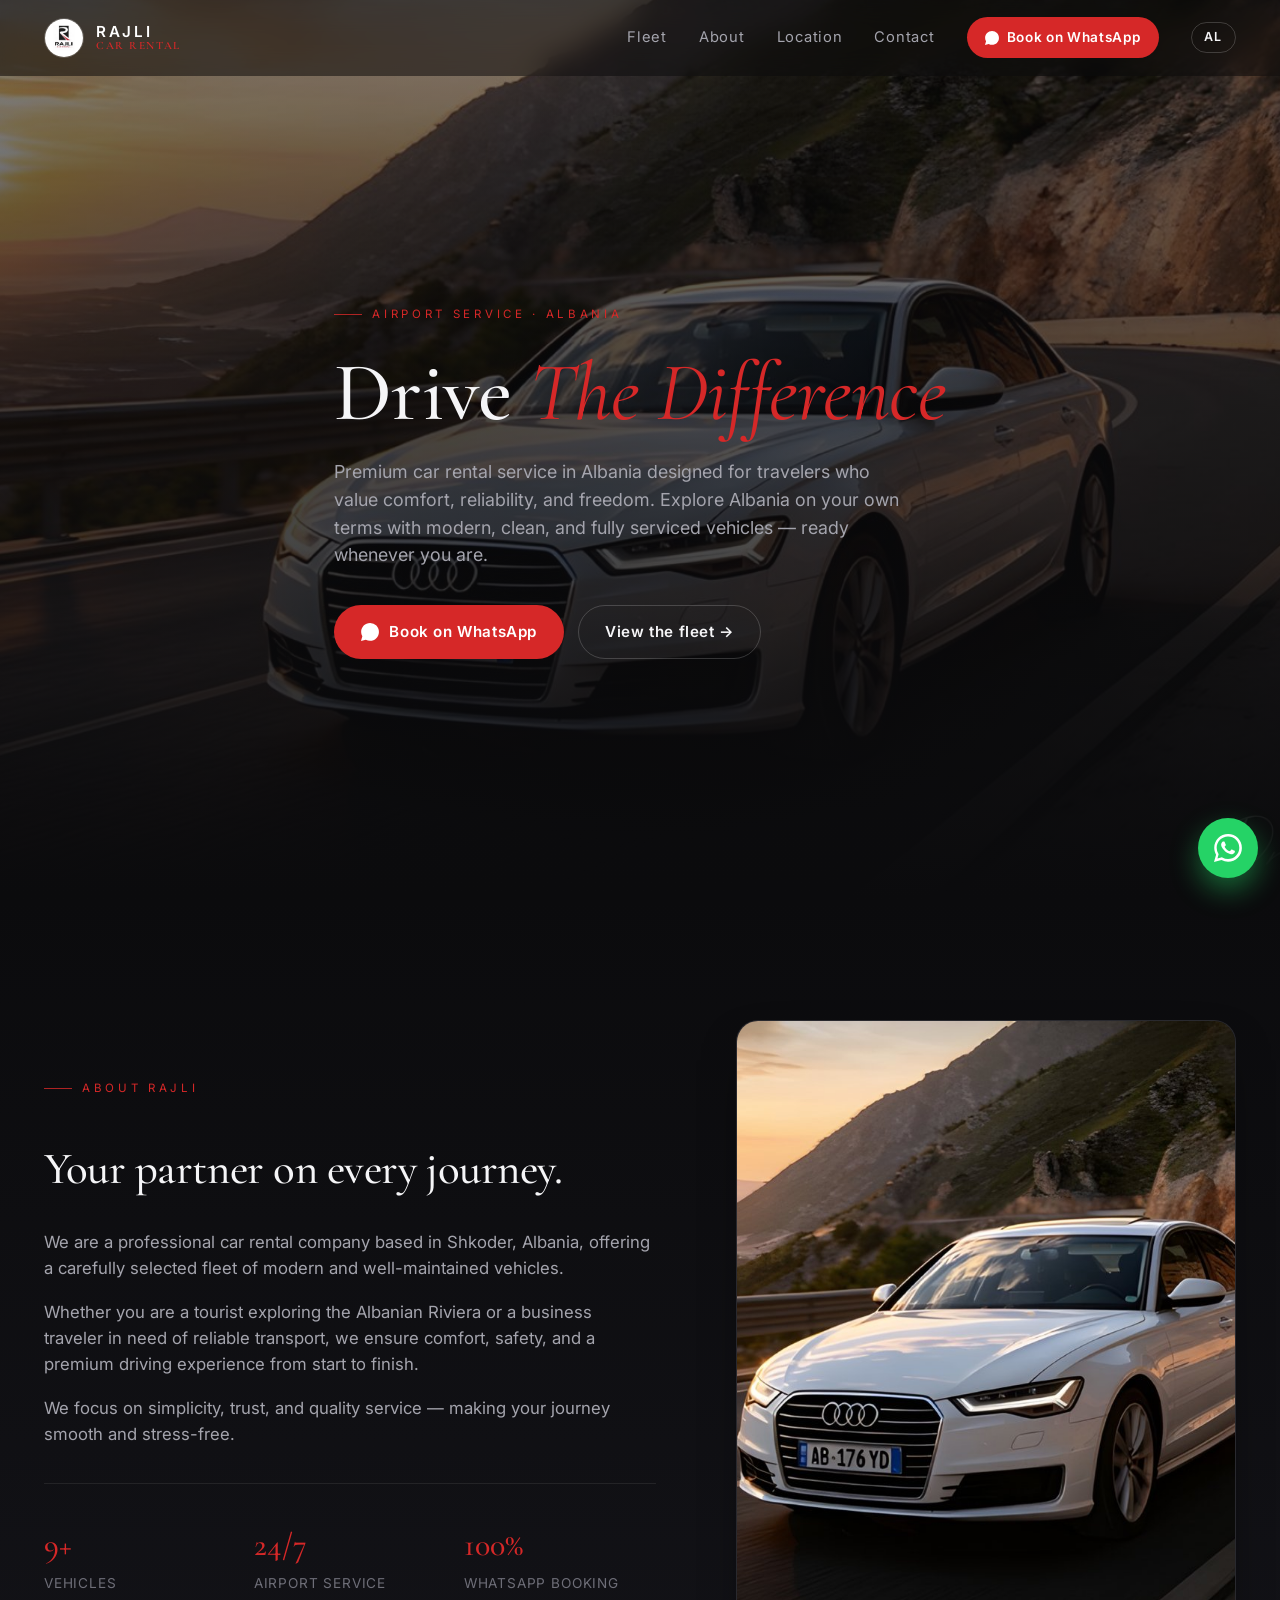
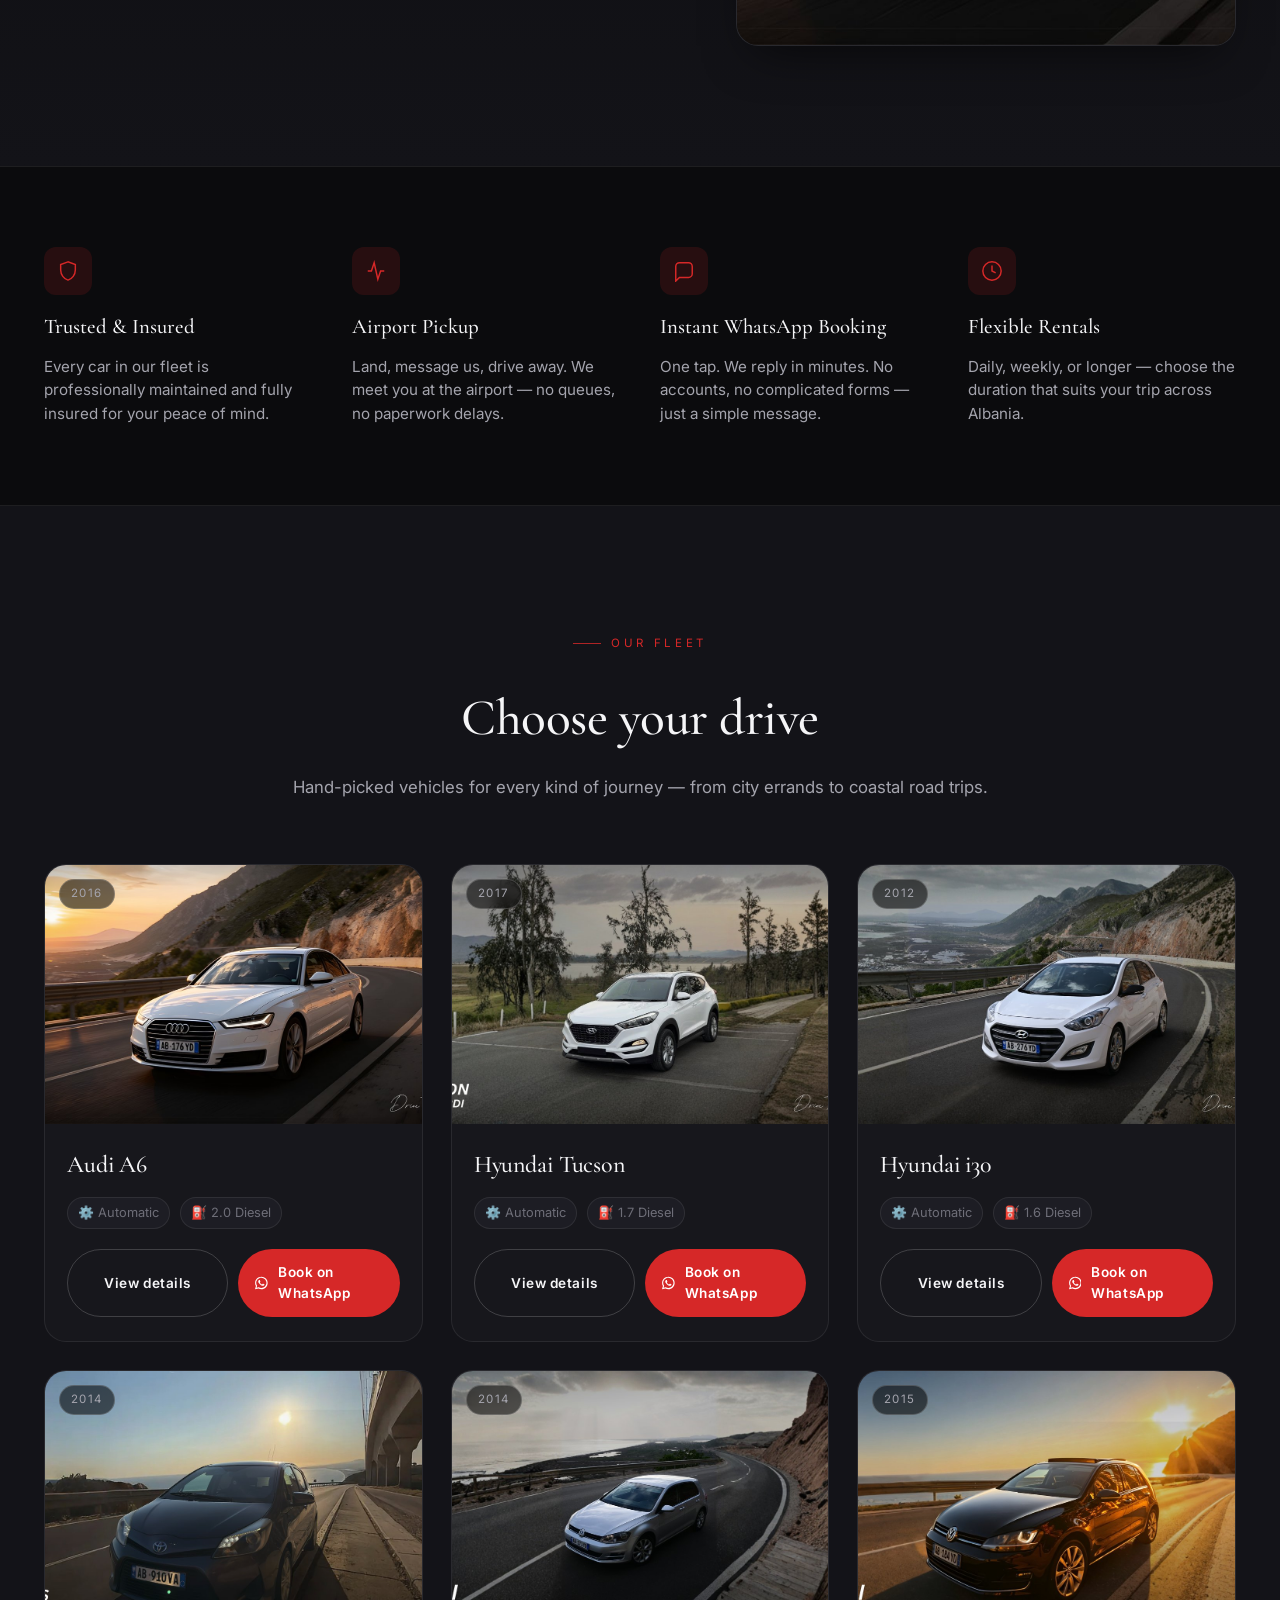
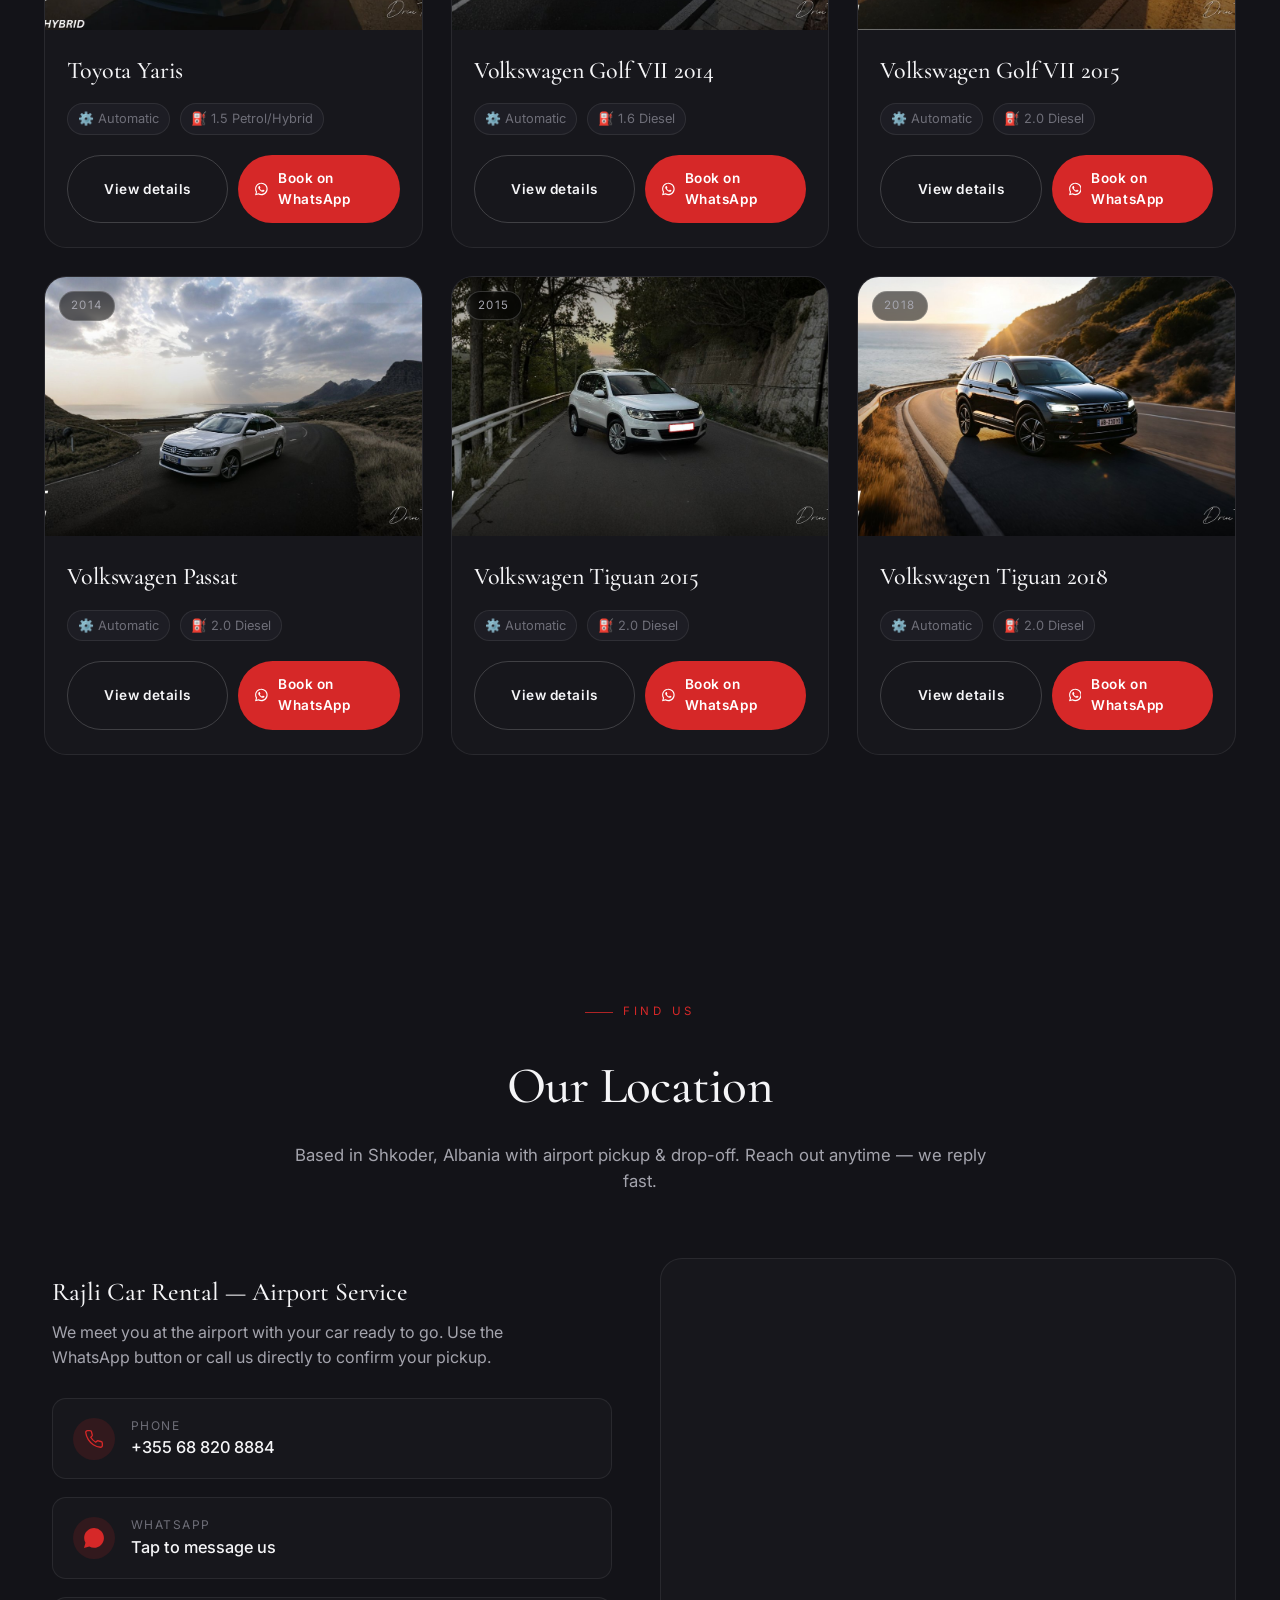
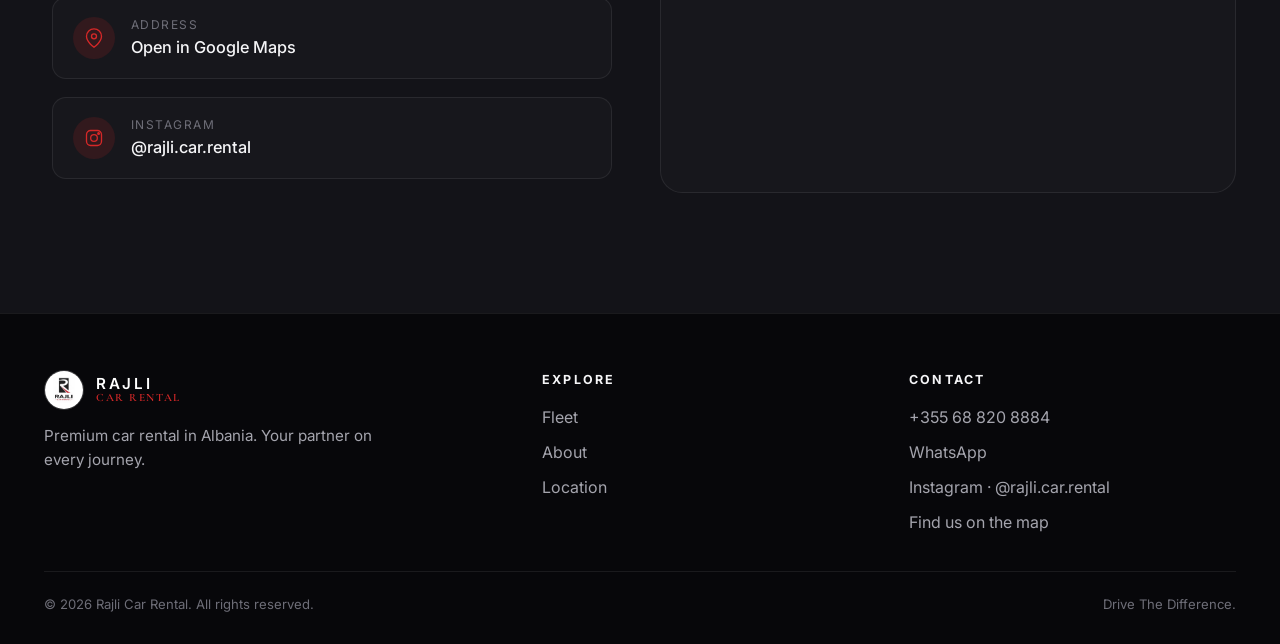
<file: RajliCarRental/index.html>
<!doctype html>
<html lang="en">
<head>
  <meta charset="utf-8" />
  <meta name="viewport" content="width=device-width, initial-scale=1" />
  <title data-i18n="page.title">Rajli Car Rental — Drive The Difference | Premium Car Rental in Albania</title>
  <meta name="description" content="Premium airport car rental in Albania. Modern, well-maintained vehicles. Book instantly on WhatsApp." />
  <meta name="theme-color" content="#0b0b0d" />

  <!-- Open Graph -->
  <meta property="og:title" content="Rajli Car Rental — Drive The Difference" />
  <meta property="og:description" content="Premium car rental service in Albania. Reliable. Modern. Always ready." />
  <meta property="og:image" content="assets/Background.jpg" />
  <meta property="og:type" content="website" />

  <link rel="icon" href="assets/LOGO.jpeg" />

  <link rel="preconnect" href="https://fonts.googleapis.com" />
  <link rel="preconnect" href="https://fonts.gstatic.com" crossorigin />
  <link href="https://fonts.googleapis.com/css2?family=Cormorant+Garamond:ital,wght@0,400;0,500;0,600;1,400&family=Inter:wght@300;400;500;600;700&display=swap" rel="stylesheet" />

  <link rel="stylesheet" href="styles.css" />
</head>
<body>

  <!-- NAV -->
  <header class="nav">
    <div class="container">
      <a href="#top" class="brand">
        <img src="assets/LOGO.jpeg" alt="Rajli Car Rental" />
        <span class="brand-name">
          <strong>Rajli</strong>
          <span data-i18n="brand.tagline">Car Rental</span>
        </span>
      </a>
      <nav class="nav-links" id="nav-links">
        <a href="#fleet" data-i18n="nav.fleet">Fleet</a>
        <a href="#about" data-i18n="nav.about">About</a>
        <a href="#location" data-i18n="nav.location">Location</a>
        <a href="#contact" data-i18n="nav.contact">Contact</a>
        <a class="nav-cta" data-wa="" href="#">
          <svg viewBox="0 0 24 24" width="14" height="14" fill="currentColor" aria-hidden="true"><path d="M20.52 3.48A11.84 11.84 0 0 0 12.05 0C5.5 0 .2 5.3.2 11.85c0 2.09.55 4.13 1.59 5.93L0 24l6.4-1.68a11.83 11.83 0 0 0 5.65 1.44h.01c6.55 0 11.85-5.3 11.85-11.86 0-3.16-1.23-6.13-3.39-8.42z"/></svg>
          <span data-i18n="cta.book">Book on WhatsApp</span>
        </a>
        <button class="lang-toggle" id="lang-toggle" aria-label="Switch language">AL</button>
      </nav>
      <button class="nav-toggle" aria-label="Open menu" aria-controls="nav-links">
        <svg width="20" height="20" viewBox="0 0 24 24" fill="none" stroke="currentColor" stroke-width="2"><line x1="3" y1="6" x2="21" y2="6"/><line x1="3" y1="12" x2="21" y2="12"/><line x1="3" y1="18" x2="21" y2="18"/></svg>
      </button>
    </div>
  </header>

  <!-- HERO -->
  <section id="top" class="hero">
    <div class="hero-bg" style="background-image: url('assets/Background.jpg')"></div>
    <div class="container hero-inner">
      <span class="eyebrow" data-i18n="hero.eyebrow">Airport Service · Albania</span>
      <h1><span data-i18n="hero.title.lead">Drive</span> <em data-i18n="hero.title.em">The Difference</em></h1>
      <p data-i18n="hero.lede">Premium car rental service in Albania designed for travelers who value comfort, reliability, and freedom. Explore Albania on your own terms with modern, clean, and fully serviced vehicles — ready whenever you are.</p>
      <div class="hero-actions">
        <a class="btn btn-whatsapp" data-wa="" href="#">
          <svg viewBox="0 0 24 24" width="18" height="18" fill="currentColor" aria-hidden="true"><path d="M20.52 3.48A11.84 11.84 0 0 0 12.05 0C5.5 0 .2 5.3.2 11.85c0 2.09.55 4.13 1.59 5.93L0 24l6.4-1.68a11.83 11.83 0 0 0 5.65 1.44h.01c6.55 0 11.85-5.3 11.85-11.86 0-3.16-1.23-6.13-3.39-8.42z"/></svg>
          <span data-i18n="cta.book">Book on WhatsApp</span>
        </a>
        <a class="btn btn-ghost" href="#fleet" data-i18n="hero.cta.fleet">View the fleet →</a>
      </div>
    </div>
  </section>

  <!-- ABOUT -->
  <section id="about" class="about">
    <div class="container about-grid">
      <div class="about-copy reveal">
        <span class="eyebrow" data-i18n="about.eyebrow">About Rajli</span>
        <h2 data-i18n="about.heading">Your partner on every journey.</h2>
        <p data-i18n="about.p1">We are a professional car rental company based in Shkoder,
          Albania, offering a carefully selected fleet of modern and well-maintained vehicles.</p>
        <p data-i18n="about.p2">Whether you are a tourist exploring the Albanian Riviera or a business traveler in need of reliable transport, we ensure comfort, safety, and a premium driving experience from start to finish.</p>
        <p data-i18n="about.p3">We focus on simplicity, trust, and quality service — making your journey smooth and stress-free.</p>
        <div class="about-stats">
          <div class="stat"><strong>9+</strong><span data-i18n="about.stat.vehicles">Vehicles</span></div>
          <div class="stat"><strong>24/7</strong><span data-i18n="about.stat.airport">Airport service</span></div>
          <div class="stat"><strong>100%</strong><span data-i18n="about.stat.whatsapp">WhatsApp booking</span></div>
        </div>
      </div>
      <div class="about-image reveal">
        <img src="assets/Background.jpg" alt="Rajli Car Rental fleet" loading="lazy" />
      </div>
    </div>
  </section>

  <!-- FEATURES -->
  <section class="features">
    <div class="container features-grid">
      <div class="feature reveal">
        <div class="feature-icon">
          <svg width="22" height="22" viewBox="0 0 24 24" fill="none" stroke="currentColor" stroke-width="1.6"><path d="M12 2 4 5v6c0 5 3.5 9.7 8 11 4.5-1.3 8-6 8-11V5l-8-3z"/></svg>
        </div>
        <h3 data-i18n="feat.trust.title">Trusted &amp; Insured</h3>
        <p data-i18n="feat.trust.desc">Every car in our fleet is professionally maintained and fully insured for your peace of mind.</p>
      </div>
      <div class="feature reveal">
        <div class="feature-icon">
          <svg width="22" height="22" viewBox="0 0 24 24" fill="none" stroke="currentColor" stroke-width="1.6"><path d="M3 12h4l3-9 4 18 3-9h4"/></svg>
        </div>
        <h3 data-i18n="feat.airport.title">Airport Pickup</h3>
        <p data-i18n="feat.airport.desc">Land, message us, drive away. We meet you at the airport — no queues, no paperwork delays.</p>
      </div>
      <div class="feature reveal">
        <div class="feature-icon">
          <svg width="22" height="22" viewBox="0 0 24 24" fill="none" stroke="currentColor" stroke-width="1.6"><path d="M21 15a4 4 0 0 1-4 4H7l-4 4V7a4 4 0 0 1 4-4h10a4 4 0 0 1 4 4z"/></svg>
        </div>
        <h3 data-i18n="feat.wa.title">Instant WhatsApp Booking</h3>
        <p data-i18n="feat.wa.desc">One tap. We reply in minutes. No accounts, no complicated forms — just a simple message.</p>
      </div>
      <div class="feature reveal">
        <div class="feature-icon">
          <svg width="22" height="22" viewBox="0 0 24 24" fill="none" stroke="currentColor" stroke-width="1.6"><circle cx="12" cy="12" r="10"/><path d="M12 6v6l4 2"/></svg>
        </div>
        <h3 data-i18n="feat.flex.title">Flexible Rentals</h3>
        <p data-i18n="feat.flex.desc">Daily, weekly, or longer — choose the duration that suits your trip across Albania.</p>
      </div>
    </div>
  </section>

  <!-- FLEET -->
  <section id="fleet" class="fleet">
    <div class="container">
      <div class="section-head reveal">
        <span class="eyebrow" data-i18n="fleet.eyebrow">Our Fleet</span>
        <h2 data-i18n="fleet.heading">Choose your drive</h2>
        <p data-i18n="fleet.lede">Hand-picked vehicles for every kind of journey — from city errands to coastal road trips.</p>
      </div>
      <div id="fleet-grid" class="fleet-grid">
        <!-- cars rendered by app.js -->
      </div>
    </div>
  </section>

  <!-- LOCATION -->
  <section id="location" class="location">
    <div class="container">
      <div class="section-head reveal">
        <span class="eyebrow" data-i18n="loc.eyebrow">Find Us</span>
        <h2 data-i18n="loc.heading">Our Location</h2>
        <p data-i18n="loc.lede">Based in Shkoder, Albania with airport pickup &amp; drop-off. Reach out anytime — we reply fast.</p>
      </div>
      <div class="location-grid">
        <div class="location-info reveal" id="contact">
          <h3 data-i18n="loc.card.title">Rajli Car Rental — Airport Service</h3>
          <p data-i18n="loc.card.desc">We meet you at the airport with your car ready to go. Use the WhatsApp button or call us directly to confirm your pickup.</p>

          <div class="contact-rows">
            <a class="contact-row" href="tel:+355688208884">
              <span class="ico">
                <svg width="20" height="20" viewBox="0 0 24 24" fill="none" stroke="currentColor" stroke-width="1.6"><path d="M22 16.92v3a2 2 0 0 1-2.18 2 19.79 19.79 0 0 1-8.63-3.07 19.5 19.5 0 0 1-6-6A19.79 19.79 0 0 1 2.12 4.18 2 2 0 0 1 4.11 2h3a2 2 0 0 1 2 1.72c.13 1 .37 1.96.72 2.86a2 2 0 0 1-.45 2.11L8.09 9.91a16 16 0 0 0 6 6l1.22-1.22a2 2 0 0 1 2.11-.45c.9.35 1.86.59 2.86.72a2 2 0 0 1 1.72 2z"/></svg>
              </span>
              <div class="info">
                <span data-i18n="loc.row.phone">Phone</span>
                <strong>+355 68 820 8884</strong>
              </div>
            </a>

            <a class="contact-row" data-wa="" href="#">
              <span class="ico">
                <svg width="20" height="20" viewBox="0 0 24 24" fill="currentColor"><path d="M20.52 3.48A11.84 11.84 0 0 0 12.05 0C5.5 0 .2 5.3.2 11.85c0 2.09.55 4.13 1.59 5.93L0 24l6.4-1.68a11.83 11.83 0 0 0 5.65 1.44h.01c6.55 0 11.85-5.3 11.85-11.86 0-3.16-1.23-6.13-3.39-8.42z"/></svg>
              </span>
              <div class="info">
                <span>WhatsApp</span>
                <strong data-i18n="loc.row.wa">Tap to message us</strong>
              </div>
            </a>

            <a class="contact-row" href="https://maps.app.goo.gl/DX4VkZ2HierXfYsN9" rel="noopener">
              <span class="ico">
                <svg width="20" height="20" viewBox="0 0 24 24" fill="none" stroke="currentColor" stroke-width="1.6"><path d="M21 10c0 7-9 13-9 13S3 17 3 10a9 9 0 0 1 18 0z"/><circle cx="12" cy="10" r="3"/></svg>
              </span>
              <div class="info">
                <span data-i18n="loc.row.address">Address</span>
                <strong data-i18n="loc.row.openmaps">Open in Google Maps</strong>
              </div>
            </a>

            <a class="contact-row" href="https://www.instagram.com/rajli.car.rental/" target="_blank" rel="noopener">
              <span class="ico">
                <svg width="20" height="20" viewBox="0 0 24 24" fill="none" stroke="currentColor" stroke-width="1.6"><rect x="3" y="3" width="18" height="18" rx="5"/><circle cx="12" cy="12" r="4"/><circle cx="17.5" cy="6.5" r="1" fill="currentColor"/></svg>
              </span>
              <div class="info">
                <span>Instagram</span>
                <strong>@rajli.car.rental</strong>
              </div>
            </a>
          </div>
        </div>

        <div class="map-wrap reveal">
          <iframe
            src="https://www.google.com/maps?q=Car+Rental+Rajli+Shkoder&ll=42.0652176,19.5188105&z=16&output=embed"
            loading="lazy"
            referrerpolicy="no-referrer-when-downgrade"
            allowfullscreen
            title="Rajli Car Rental — Pallati Fushajve, Sarreq"></iframe>
        </div>
      </div>
    </div>
  </section>

  <!-- FOOTER -->
  <footer>
    <div class="container">
      <div class="footer-grid">
        <div class="footer-brand">
          <div class="brand">
            <img src="assets/LOGO.jpeg" alt="Rajli Car Rental" />
            <span class="brand-name">
              <strong>Rajli</strong>
              <span data-i18n="brand.tagline">Car Rental</span>
            </span>
          </div>
          <p data-i18n="footer.brandline">Premium car rental in Albania. Your partner on every journey.</p>
        </div>
        <div class="footer-col">
          <h4 data-i18n="footer.explore">Explore</h4>
          <ul>
            <li><a href="#fleet" data-i18n="nav.fleet">Fleet</a></li>
            <li><a href="#about" data-i18n="nav.about">About</a></li>
            <li><a href="#location" data-i18n="nav.location">Location</a></li>
          </ul>
        </div>
        <div class="footer-col">
          <h4 data-i18n="footer.contact">Contact</h4>
          <ul>
            <li><a href="tel:+355688208884">+355 68 820 8884</a></li>
            <li><a data-wa="" href="#">WhatsApp</a></li>
            <li><a href="https://www.instagram.com/rajli.car.rental/" target="_blank" rel="noopener">Instagram · @rajli.car.rental</a></li>
            <li><a href="https://maps.app.goo.gl/VnFe59Wh5YRGmi3p8" target="_blank" rel="noopener" data-i18n="footer.findmap">Find us on the map</a></li>
          </ul>
        </div>
      </div>
      <div class="footer-bottom">
        <span>© <span id="year"></span> Rajli Car Rental. <span data-i18n="footer.rights">All rights reserved.</span></span>
        <span data-i18n="footer.slogan">Drive The Difference.</span>
      </div>
    </div>
  </footer>

  <!-- Sticky WhatsApp FAB -->
  <a id="whatsapp-fab" class="fab" href="#" aria-label="Chat on WhatsApp">
    <svg viewBox="0 0 24 24" fill="currentColor" aria-hidden="true"><path d="M20.52 3.48A11.84 11.84 0 0 0 12.05 0C5.5 0 .2 5.3.2 11.85c0 2.09.55 4.13 1.59 5.93L0 24l6.4-1.68a11.83 11.83 0 0 0 5.65 1.44h.01c6.55 0 11.85-5.3 11.85-11.86 0-3.16-1.23-6.13-3.39-8.42zM12.05 21.5h-.01a9.65 9.65 0 0 1-4.92-1.35l-.35-.21-3.79.99 1.01-3.7-.23-.38a9.65 9.65 0 0 1-1.48-5.1c0-5.34 4.35-9.69 9.7-9.69a9.66 9.66 0 0 1 6.86 2.84 9.62 9.62 0 0 1 2.84 6.86c0 5.35-4.35 9.7-9.69 9.7zm5.32-7.27c-.29-.15-1.72-.85-1.99-.95-.27-.1-.46-.15-.66.15-.2.29-.76.95-.93 1.14-.17.2-.34.22-.63.07-.29-.15-1.22-.45-2.32-1.43-.86-.77-1.44-1.72-1.61-2.01-.17-.29-.02-.45.13-.6.13-.13.29-.34.43-.51.15-.17.2-.29.29-.49.1-.2.05-.37-.02-.51-.07-.15-.66-1.6-.91-2.18-.24-.57-.49-.5-.66-.51-.17-.01-.37-.01-.57-.01-.2 0-.51.07-.78.37-.27.29-1.02 1-1.02 2.43 0 1.43 1.04 2.81 1.18 3.01.15.2 2.05 3.13 4.97 4.39.69.3 1.23.48 1.65.62.69.22 1.32.19 1.82.12.55-.08 1.72-.7 1.96-1.38.24-.68.24-1.27.17-1.39-.07-.12-.27-.2-.56-.34z"/></svg>
  </a>

  <script>document.getElementById("year").textContent = new Date().getFullYear();</script>
  <script src="cars-data.js"></script>
  <script src="app.js"></script>
</body>
</html>
</file>
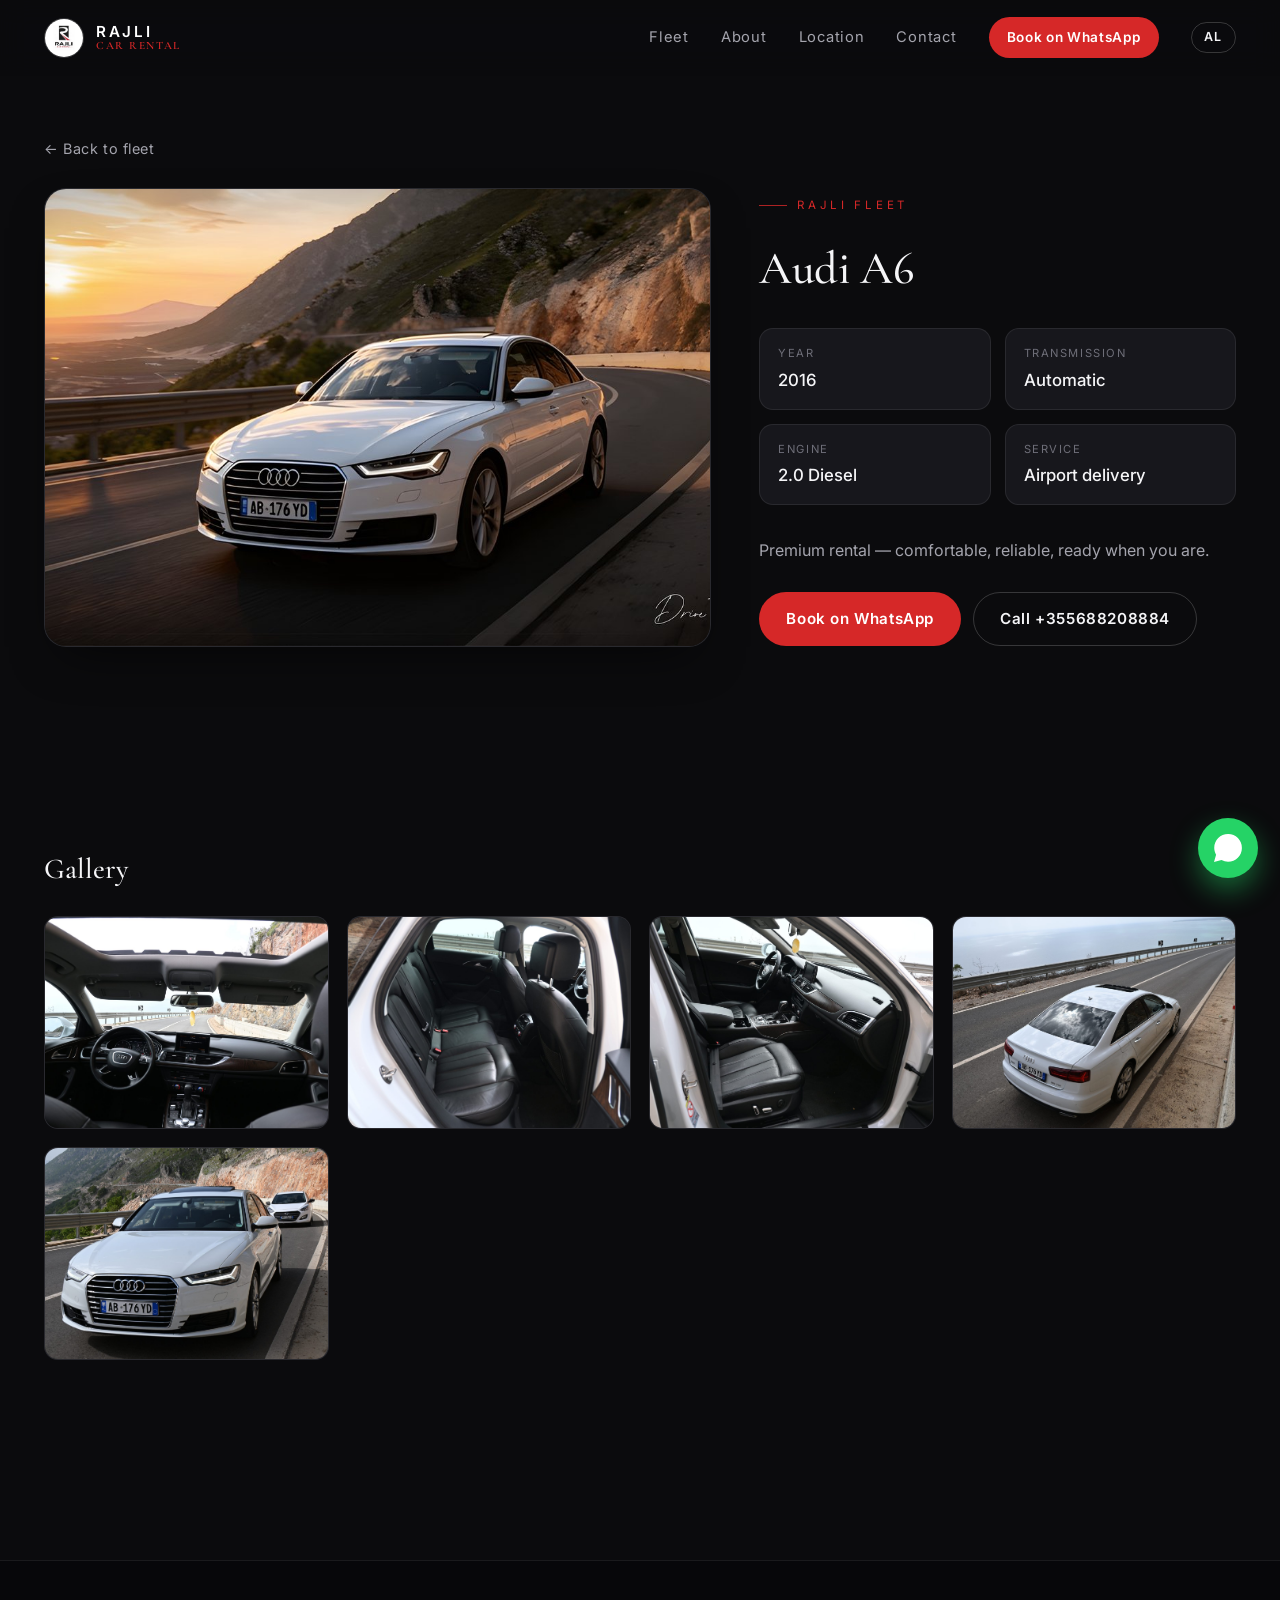
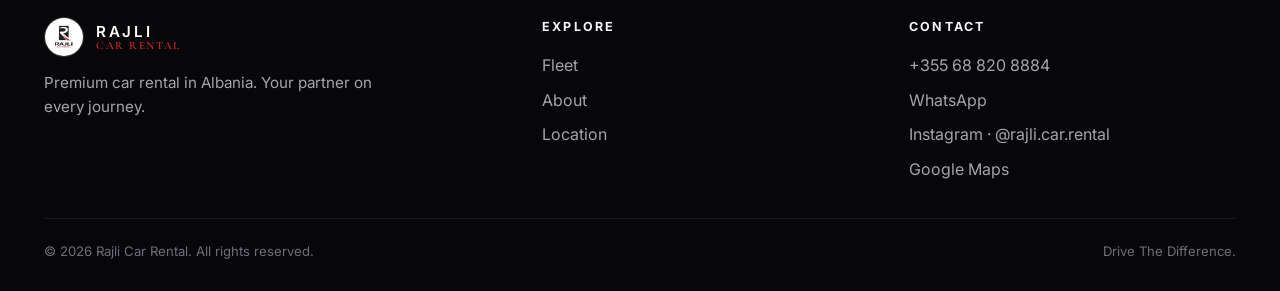
<file: RajliCarRental/car.html>
<!doctype html>
<html lang="en">
<head>
  <meta charset="utf-8" />
  <meta name="viewport" content="width=device-width, initial-scale=1" />
  <title>Car — Rajli Car Rental</title>
  <meta name="description" content="Premium airport car rental in Albania. Book on WhatsApp." />
  <meta name="theme-color" content="#0b0b0d" />
  <link rel="icon" href="assets/LOGO.jpeg" />

  <link rel="preconnect" href="https://fonts.googleapis.com" />
  <link rel="preconnect" href="https://fonts.gstatic.com" crossorigin />
  <link href="https://fonts.googleapis.com/css2?family=Cormorant+Garamond:ital,wght@0,400;0,500;0,600;1,400&family=Inter:wght@300;400;500;600;700&display=swap" rel="stylesheet" />

  <link rel="stylesheet" href="styles.css" />
</head>
<body>

  <header class="nav scrolled">
    <div class="container">
      <a href="index.html" class="brand">
        <img src="assets/LOGO.jpeg" alt="Rajli Car Rental" />
        <span class="brand-name">
          <strong>Rajli</strong>
          <span data-i18n="brand.tagline">Car Rental</span>
        </span>
      </a>
      <nav class="nav-links" id="nav-links">
        <a href="index.html#fleet" data-i18n="nav.fleet">Fleet</a>
        <a href="index.html#about" data-i18n="nav.about">About</a>
        <a href="index.html#location" data-i18n="nav.location">Location</a>
        <a href="index.html#contact" data-i18n="nav.contact">Contact</a>
        <a class="nav-cta" data-wa="" href="#"><span data-i18n="cta.book">Book on WhatsApp</span></a>
        <button class="lang-toggle" id="lang-toggle" aria-label="Switch language">AL</button>
      </nav>
      <button class="nav-toggle" aria-label="Open menu" aria-controls="nav-links">
        <svg width="20" height="20" viewBox="0 0 24 24" fill="none" stroke="currentColor" stroke-width="2"><line x1="3" y1="6" x2="21" y2="6"/><line x1="3" y1="12" x2="21" y2="12"/><line x1="3" y1="18" x2="21" y2="18"/></svg>
      </button>
    </div>
  </header>

  <main id="detail-root"></main>

  <footer>
    <div class="container">
      <div class="footer-grid">
        <div class="footer-brand">
          <div class="brand">
            <img src="assets/LOGO.jpeg" alt="Rajli Car Rental" />
            <span class="brand-name">
              <strong>Rajli</strong>
              <span data-i18n="brand.tagline">Car Rental</span>
            </span>
          </div>
          <p data-i18n="footer.brandline">Premium car rental in Albania. Partneri yt në çdo udhëtim.</p>
        </div>
        <div class="footer-col">
          <h4 data-i18n="footer.explore">Explore</h4>
          <ul>
            <li><a href="index.html#fleet" data-i18n="nav.fleet">Fleet</a></li>
            <li><a href="index.html#about" data-i18n="nav.about">About</a></li>
            <li><a href="index.html#location" data-i18n="nav.location">Location</a></li>
          </ul>
        </div>
        <div class="footer-col">
          <h4 data-i18n="footer.contact">Contact</h4>
          <ul>
            <li><a href="tel:+355688208884">+355 68 820 8884</a></li>
            <li><a data-wa="" href="#">WhatsApp</a></li>
            <li><a href="https://www.instagram.com/rajli.car.rental/" target="_blank" rel="noopener">Instagram · @rajli.car.rental</a></li>
            <li><a href="https://maps.app.goo.gl/r2Y7C3x4xw66FdpaA" target="_blank" rel="noopener" data-i18n="footer.findmap.short">Google Maps</a></li>
          </ul>
        </div>
      </div>
      <div class="footer-bottom">
        <span>© <span id="year"></span> Rajli Car Rental. <span data-i18n="footer.rights">All rights reserved.</span></span>
        <span data-i18n="footer.slogan">Drive The Difference.</span>
      </div>
    </div>
  </footer>

  <a id="whatsapp-fab" class="fab" href="#" aria-label="Chat on WhatsApp">
    <svg viewBox="0 0 24 24" fill="currentColor" aria-hidden="true"><path d="M20.52 3.48A11.84 11.84 0 0 0 12.05 0C5.5 0 .2 5.3.2 11.85c0 2.09.55 4.13 1.59 5.93L0 24l6.4-1.68a11.83 11.83 0 0 0 5.65 1.44h.01c6.55 0 11.85-5.3 11.85-11.86 0-3.16-1.23-6.13-3.39-8.42z"/></svg>
  </a>

  <script>document.getElementById("year").textContent = new Date().getFullYear();</script>
  <script src="cars-data.js"></script>
  <script src="app.js"></script>
</body>
</html>
</file>
<file: RajliCarRental/styles.css>
/* RAJLI CAR RENTAL — premium dark luxury theme */

:root {
  --bg: #0b0b0d;
  --bg-soft: #131318;
  --bg-card: #17171c;
  --bg-elev: #1d1d24;
  --line: rgba(255, 255, 255, 0.08);
  --line-strong: rgba(255, 255, 255, 0.18);
  --text: #f5f5f7;
  --text-muted: #a4a4ad;
  --text-dim: #6e6e78;
  --accent: #d62828;       /* premium red */
  --accent-hover: #ef3b3b;
  --accent-soft: rgba(214, 40, 40, 0.14);
  /* WhatsApp buttons styled in brand red (per request) */
  --whatsapp: #d62828;
  --whatsapp-hover: #ef3b3b;
  --radius: 14px;
  --radius-lg: 22px;
  --shadow: 0 20px 50px -20px rgba(0, 0, 0, 0.7);
  --max-w: 1240px;
  --header-h: 76px;
  --serif: "Cormorant Garamond", Georgia, serif;
  --sans: "Inter", -apple-system, BlinkMacSystemFont, "Segoe UI", Helvetica, Arial, sans-serif;
}

* { box-sizing: border-box; }
html { scroll-behavior: smooth; }

body {
  margin: 0;
  font-family: var(--sans);
  background: var(--bg);
  color: var(--text);
  line-height: 1.55;
  -webkit-font-smoothing: antialiased;
  -moz-osx-font-smoothing: grayscale;
}

img { display: block; max-width: 100%; height: auto; }
a { color: inherit; text-decoration: none; }

.container {
  max-width: var(--max-w);
  margin: 0 auto;
  padding: 0 24px;
}

/* ============ NAV ============ */
.nav {
  position: fixed;
  top: 0; left: 0; right: 0;
  height: var(--header-h);
  display: flex;
  align-items: center;
  z-index: 50;
  background: rgba(11, 11, 13, 0.55);
  backdrop-filter: saturate(140%) blur(14px);
  -webkit-backdrop-filter: saturate(140%) blur(14px);
  border-bottom: 1px solid transparent;
  transition: background .3s ease, border-color .3s ease;
}
.nav.scrolled {
  background: rgba(11, 11, 13, 0.92);
  border-bottom: 1px solid var(--line);
}
.nav .container {
  display: flex;
  align-items: center;
  justify-content: space-between;
  width: 100%;
}
.brand {
  display: flex;
  align-items: center;
  gap: 12px;
  font-family: var(--serif);
  letter-spacing: 0.06em;
  font-size: 1.05rem;
  font-weight: 600;
}
.brand img {
  height: 40px;
  width: 40px;
  object-fit: cover;
  border-radius: 50%;
  border: 1px solid var(--line-strong);
}
.brand-name {
  display: flex;
  flex-direction: column;
  line-height: 1.05;
}
.brand-name strong {
  font-weight: 600;
  letter-spacing: 0.18em;
  font-size: 0.95rem;
  text-transform: uppercase;
  font-family: var(--sans);
  color: #ffffff;
}
.brand-name span {
  font-size: 0.7rem;
  color: var(--accent);
  letter-spacing: 0.14em;
  text-transform: uppercase;
}

.nav-links {
  display: flex;
  align-items: center;
  gap: 32px;
}
.nav-links a {
  color: var(--text-muted);
  font-size: 0.92rem;
  letter-spacing: 0.05em;
  transition: color .2s ease;
}
.nav-links a:hover { color: var(--text); }
.nav-cta {
  display: inline-flex;
  align-items: center;
  gap: 8px;
  background: var(--whatsapp);
  color: #fff !important;
  padding: 10px 18px;
  border-radius: 999px;
  font-size: 0.85rem !important;
  font-weight: 600;
  letter-spacing: 0.04em;
  transition: background .2s ease, transform .15s ease;
}
.nav-cta:hover { background: var(--whatsapp-hover); transform: translateY(-1px); }

.nav-toggle {
  display: none;
  background: transparent;
  border: 1px solid var(--line-strong);
  color: var(--text);
  width: 42px; height: 42px;
  border-radius: 10px;
  cursor: pointer;
  align-items: center;
  justify-content: center;
}

.lang-toggle {
  background: transparent;
  border: 1px solid var(--line-strong);
  color: var(--text);
  font: 600 0.78rem/1 var(--sans);
  letter-spacing: 0.14em;
  padding: 8px 12px;
  border-radius: 999px;
  cursor: pointer;
  transition: border-color .2s ease, color .2s ease, background .2s ease;
  min-width: 44px;
}
.lang-toggle:hover {
  border-color: var(--accent);
  color: var(--accent);
}

@media (max-width: 880px) {
  .nav-links {
    position: fixed;
    top: var(--header-h);
    left: 0; right: 0;
    flex-direction: column;
    align-items: stretch;
    gap: 0;
    background: rgba(11, 11, 13, 0.98);
    border-bottom: 1px solid var(--line);
    padding: 16px 24px 24px;
    transform: translateY(-130%);
    transition: transform .3s ease;
  }
  .nav-links.open { transform: translateY(0); }
  .nav-links a { padding: 14px 4px; border-bottom: 1px solid var(--line); }
  .nav-links a:last-child { border-bottom: 0; }
  .nav-cta { justify-content: center; margin-top: 10px; }
  .lang-toggle { align-self: flex-end; margin-top: 12px; }
  .nav-toggle { display: inline-flex; }
}

/* ============ HERO ============ */
.hero {
  position: relative;
  min-height: 100vh;
  display: flex;
  align-items: center;
  overflow: hidden;
  isolation: isolate;
}
.hero-bg {
  position: absolute;
  inset: 0;
  background-size: cover;
  background-position: center;
  transform: scale(1.05);
  z-index: -2;
}
.hero::after {
  content: "";
  position: absolute; inset: 0;
  background:
    linear-gradient(180deg, rgba(11,11,13,.45) 0%, rgba(11,11,13,.7) 60%, rgba(11,11,13,1) 100%),
    radial-gradient(80% 60% at 30% 40%, rgba(0,0,0,.35), transparent 70%);
  z-index: -1;
}
.hero-inner {
  padding: calc(var(--header-h) + 60px) 0 80px;
  max-width: 760px;
}
.eyebrow {
  display: inline-flex;
  align-items: center;
  gap: 10px;
  text-transform: uppercase;
  letter-spacing: 0.32em;
  font-size: 0.72rem;
  color: var(--accent);
  margin-bottom: 26px;
}
.eyebrow::before {
  content: "";
  width: 28px; height: 1px;
  background: var(--accent);
  opacity: .8;
}
.hero h1 {
  font-family: var(--serif);
  font-size: clamp(2.6rem, 6.5vw, 5.2rem);
  line-height: 1.04;
  font-weight: 500;
  margin: 0 0 22px;
  letter-spacing: -0.01em;
}
.hero h1 em {
  font-style: italic;
  color: var(--accent);
  font-weight: 400;
}
.hero p {
  font-size: clamp(1rem, 1.4vw, 1.15rem);
  color: var(--text-muted);
  max-width: 580px;
  margin: 0 0 36px;
}
.hero-actions {
  display: flex;
  gap: 14px;
  flex-wrap: wrap;
}

/* ============ BUTTONS ============ */
.btn {
  display: inline-flex;
  align-items: center;
  justify-content: center;
  gap: 10px;
  padding: 14px 26px;
  border-radius: 999px;
  font-weight: 600;
  font-size: 0.95rem;
  letter-spacing: 0.04em;
  cursor: pointer;
  border: 1px solid transparent;
  transition: transform .15s ease, background .2s ease, border-color .2s ease, color .2s ease;
}
.btn:hover { transform: translateY(-2px); }
.btn-whatsapp {
  background: var(--whatsapp);
  color: #fff;
}
.btn-whatsapp:hover { background: var(--whatsapp-hover); }
.btn-ghost {
  background: transparent;
  color: var(--text);
  border-color: var(--line-strong);
}
.btn-ghost:hover { border-color: var(--accent); color: var(--accent); }
.btn-accent {
  background: var(--accent);
  color: #fff;
}
.btn-accent:hover { background: var(--accent-hover); color: #fff; }

/* ============ SECTIONS ============ */
section { padding: 120px 0; position: relative; }
.section-head {
  text-align: center;
  max-width: 720px;
  margin: 0 auto 64px;
}
.section-head .eyebrow { justify-content: center; }
.section-head h2 {
  font-family: var(--serif);
  font-size: clamp(2rem, 4vw, 3.2rem);
  font-weight: 500;
  margin: 0 0 16px;
  letter-spacing: -0.01em;
}
.section-head p {
  color: var(--text-muted);
  font-size: 1.05rem;
  margin: 0;
}

/* ============ ABOUT ============ */
.about {
  background: linear-gradient(180deg, var(--bg) 0%, var(--bg-soft) 100%);
}
.about-grid {
  display: grid;
  grid-template-columns: 1.1fr 0.9fr;
  gap: 80px;
  align-items: center;
}
.about-copy h2 {
  font-family: var(--serif);
  font-size: clamp(2rem, 3.6vw, 2.8rem);
  font-weight: 500;
  margin: 12px 0 24px;
  letter-spacing: -0.01em;
}
.about-copy p {
  color: var(--text-muted);
  font-size: 1.05rem;
  margin-bottom: 18px;
}
.about-stats {
  display: grid;
  grid-template-columns: repeat(3, 1fr);
  gap: 18px;
  margin-top: 36px;
  padding-top: 36px;
  border-top: 1px solid var(--line);
}
.about-stats .stat strong {
  display: block;
  font-family: var(--serif);
  font-size: 2rem;
  color: var(--accent);
  font-weight: 500;
}
.about-stats .stat span {
  color: var(--text-dim);
  font-size: 0.85rem;
  letter-spacing: 0.06em;
  text-transform: uppercase;
}
.about-image {
  border-radius: var(--radius-lg);
  overflow: hidden;
  border: 1px solid var(--line);
  aspect-ratio: 4 / 5;
  background: var(--bg-card);
  position: relative;
  box-shadow: var(--shadow);
}
.about-image img {
  width: 100%; height: 100%; object-fit: cover;
}
@media (max-width: 880px) {
  .about-grid { grid-template-columns: 1fr; gap: 50px; }
  .about-image { aspect-ratio: 4 / 3; }
}

/* ============ FLEET ============ */
.fleet { background: var(--bg-soft); }
.fleet-grid {
  display: grid;
  grid-template-columns: repeat(auto-fill, minmax(320px, 1fr));
  gap: 28px;
}
.car-card {
  background: var(--bg-card);
  border-radius: var(--radius-lg);
  overflow: hidden;
  border: 1px solid var(--line);
  display: flex;
  flex-direction: column;
  transition: transform .25s ease, border-color .25s ease, box-shadow .25s ease;
  position: relative;
}
.car-card:hover {
  transform: translateY(-6px);
  border-color: var(--line-strong);
  box-shadow: var(--shadow);
}
.car-card a.cover-link {
  position: absolute;
  inset: 0;
  z-index: 1;
}
.car-image {
  aspect-ratio: 16 / 11;
  overflow: hidden;
  background: #0a0a0c;
  position: relative;
}
.car-image img {
  width: 100%; height: 100%; object-fit: cover;
  transition: transform .6s cubic-bezier(.2,.8,.2,1);
}
.car-card:hover .car-image img { transform: scale(1.06); }
.car-badge {
  position: absolute;
  top: 14px; left: 14px;
  padding: 5px 11px;
  background: rgba(0,0,0,.55);
  backdrop-filter: blur(6px);
  border: 1px solid var(--line-strong);
  border-radius: 999px;
  font-size: 0.72rem;
  letter-spacing: 0.12em;
  text-transform: uppercase;
  color: var(--text-muted);
}
.car-body {
  padding: 22px 22px 24px;
  display: flex;
  flex-direction: column;
  flex: 1;
  gap: 14px;
}
.car-name {
  font-family: var(--serif);
  font-size: 1.5rem;
  font-weight: 500;
  margin: 0;
  letter-spacing: -0.005em;
}
.car-meta {
  display: flex;
  flex-wrap: wrap;
  gap: 10px;
  font-size: 0.8rem;
  color: var(--text-dim);
}
.car-meta .chip {
  display: inline-flex;
  align-items: center;
  gap: 6px;
  padding: 5px 10px;
  border: 1px solid var(--line);
  border-radius: 999px;
  background: var(--bg-elev);
}
.car-actions {
  display: flex;
  gap: 10px;
  margin-top: auto;
  padding-top: 6px;
  position: relative;
  z-index: 2;
}
.car-actions .btn {
  flex: 1;
  padding: 12px 16px;
  font-size: 0.85rem;
}
.empty-state {
  grid-column: 1 / -1;
  text-align: center;
  padding: 60px 20px;
  border: 1px dashed var(--line-strong);
  border-radius: var(--radius-lg);
  color: var(--text-muted);
}

/* ============ FEATURES STRIP ============ */
.features {
  background: var(--bg);
  padding: 80px 0;
  border-top: 1px solid var(--line);
  border-bottom: 1px solid var(--line);
}
.features-grid {
  display: grid;
  grid-template-columns: repeat(auto-fit, minmax(240px, 1fr));
  gap: 40px;
}
.feature {
  display: flex; flex-direction: column; gap: 12px;
}
.feature-icon {
  width: 48px; height: 48px;
  border-radius: 12px;
  background: var(--accent-soft);
  color: var(--accent);
  display: inline-flex; align-items: center; justify-content: center;
}
.feature h3 {
  font-family: var(--serif);
  font-size: 1.3rem;
  font-weight: 500;
  margin: 4px 0 0;
}
.feature p {
  color: var(--text-muted);
  font-size: 0.95rem;
  margin: 0;
}

/* ============ LOCATION ============ */
.location { background: var(--bg-soft); }
.location-grid {
  display: grid;
  grid-template-columns: 1fr 1fr;
  gap: 40px;
  align-items: stretch;
}
.location-info {
  padding: 14px 8px;
}
.location-info h3 {
  font-family: var(--serif);
  font-size: 1.6rem;
  font-weight: 500;
  margin: 0 0 8px;
}
.location-info p {
  color: var(--text-muted);
  margin: 0 0 24px;
  max-width: 460px;
}
.contact-rows {
  display: flex;
  flex-direction: column;
  gap: 18px;
  margin-top: 28px;
}
.contact-row {
  display: flex;
  align-items: center;
  gap: 16px;
  padding: 18px 20px;
  background: var(--bg-card);
  border: 1px solid var(--line);
  border-radius: var(--radius);
  transition: border-color .2s ease;
}
.contact-row:hover { border-color: var(--accent); }
.contact-row .ico {
  width: 42px; height: 42px;
  border-radius: 50%;
  background: var(--accent-soft);
  color: var(--accent);
  display: inline-flex; align-items: center; justify-content: center;
  flex: 0 0 auto;
}
.contact-row .info { display: flex; flex-direction: column; }
.contact-row .info span {
  font-size: 0.75rem;
  text-transform: uppercase;
  letter-spacing: 0.12em;
  color: var(--text-dim);
}
.contact-row .info strong {
  font-weight: 500;
  color: var(--text);
  font-size: 1.02rem;
}
.map-wrap {
  border-radius: var(--radius-lg);
  overflow: hidden;
  border: 1px solid var(--line);
  min-height: 420px;
  background: var(--bg-card);
}
.map-wrap iframe {
  width: 100%;
  height: 100%;
  min-height: 420px;
  border: 0;
  filter: grayscale(0.2) contrast(1.05);
}
@media (max-width: 880px) {
  .location-grid { grid-template-columns: 1fr; }
}

/* ============ FOOTER ============ */
footer {
  background: #07070a;
  border-top: 1px solid var(--line);
  padding: 56px 0 30px;
  color: var(--text-muted);
}
.footer-grid {
  display: grid;
  grid-template-columns: 1.4fr 1fr 1fr;
  gap: 40px;
  margin-bottom: 36px;
}
.footer-brand p {
  margin-top: 14px;
  max-width: 360px;
  font-size: 0.95rem;
}
.footer-col h4 {
  font-size: 0.78rem;
  letter-spacing: 0.18em;
  text-transform: uppercase;
  color: var(--text);
  margin: 0 0 16px;
}
.footer-col ul { list-style: none; padding: 0; margin: 0; display: flex; flex-direction: column; gap: 10px; }
.footer-col a { color: var(--text-muted); transition: color .2s ease; }
.footer-col a:hover { color: var(--accent); }
.footer-bottom {
  border-top: 1px solid var(--line);
  padding-top: 22px;
  display: flex;
  justify-content: space-between;
  flex-wrap: wrap;
  gap: 12px;
  font-size: 0.82rem;
  color: var(--text-dim);
}
@media (max-width: 720px) {
  .footer-grid { grid-template-columns: 1fr; gap: 28px; }
}

/* ============ STICKY WHATSAPP FAB ============ */
.fab {
  position: fixed;
  bottom: 22px;
  right: 22px;
  z-index: 60;
  width: 60px; height: 60px;
  border-radius: 50%;
  /* keep the floating WhatsApp button in WhatsApp green */
  background: #25d366;
  display: inline-flex; align-items: center; justify-content: center;
  box-shadow: 0 12px 28px rgba(37, 211, 102, 0.45);
  color: #fff;
  transition: transform .2s ease, background .2s ease;
}
.fab:hover { transform: scale(1.06); background: #1fb958; }
.fab svg { width: 28px; height: 28px; }

/* ============ CAR DETAIL PAGE ============ */
.detail {
  padding-top: calc(var(--header-h) + 60px);
  padding-bottom: 80px;
}
.detail-back {
  display: inline-flex;
  align-items: center;
  gap: 8px;
  color: var(--text-muted);
  font-size: 0.9rem;
  margin-bottom: 28px;
  letter-spacing: 0.04em;
}
.detail-back:hover { color: var(--accent); }

.detail-hero {
  display: grid;
  grid-template-columns: 1.4fr 1fr;
  gap: 48px;
  align-items: start;
}
.detail-image {
  aspect-ratio: 16 / 11;
  border-radius: var(--radius-lg);
  overflow: hidden;
  background: var(--bg-card);
  border: 1px solid var(--line);
  box-shadow: var(--shadow);
}
.detail-image img { width: 100%; height: 100%; object-fit: cover; }

.detail-info h1 {
  font-family: var(--serif);
  font-size: clamp(2rem, 3.6vw, 3rem);
  font-weight: 500;
  margin: 0 0 18px;
  letter-spacing: -0.01em;
}
.detail-info .eyebrow { margin-bottom: 18px; }

.spec-grid {
  display: grid;
  grid-template-columns: repeat(2, 1fr);
  gap: 14px;
  margin: 24px 0 32px;
}
.spec {
  background: var(--bg-card);
  border: 1px solid var(--line);
  border-radius: var(--radius);
  padding: 16px 18px;
}
.spec span {
  display: block;
  text-transform: uppercase;
  font-size: 0.7rem;
  letter-spacing: 0.14em;
  color: var(--text-dim);
  margin-bottom: 4px;
}
.spec strong {
  font-weight: 500;
  font-size: 1.05rem;
  color: var(--text);
}

.detail-info .description {
  white-space: pre-line;
  color: var(--text-muted);
  margin: 0 0 28px;
  font-size: 1rem;
  line-height: 1.7;
}
.detail-actions {
  display: flex;
  gap: 12px;
  flex-wrap: wrap;
}

@media (max-width: 880px) {
  .detail-hero { grid-template-columns: 1fr; gap: 32px; }
}

/* ============ GALLERY ============ */
.gallery {
  margin-top: 80px;
}
.gallery h2 {
  font-family: var(--serif);
  font-size: 1.8rem;
  font-weight: 500;
  margin: 0 0 24px;
}
.gallery-grid {
  display: grid;
  grid-template-columns: repeat(auto-fill, minmax(260px, 1fr));
  gap: 18px;
}
.gallery-item {
  aspect-ratio: 4 / 3;
  border-radius: var(--radius);
  overflow: hidden;
  background: var(--bg-card);
  border: 1px solid var(--line);
  cursor: zoom-in;
  position: relative;
}
.gallery-item img {
  width: 100%; height: 100%; object-fit: cover;
  transition: transform .5s ease;
}
.gallery-item:hover img { transform: scale(1.05); }
.gallery-empty {
  padding: 30px;
  border: 1px dashed var(--line-strong);
  border-radius: var(--radius);
  color: var(--text-muted);
  text-align: center;
}

/* lightbox */
.lightbox {
  position: fixed;
  inset: 0;
  background: rgba(0,0,0,0.92);
  z-index: 100;
  display: none;
  align-items: center;
  justify-content: center;
  padding: 40px;
  opacity: 0;
  transition: opacity .25s ease;
}
.lightbox.open { display: flex; opacity: 1; }
.lightbox img {
  max-width: 100%;
  max-height: 90vh;
  border-radius: 8px;
  box-shadow: 0 30px 80px rgba(0,0,0,0.6);
}
.lightbox-btn {
  position: absolute;
  top: 50%;
  transform: translateY(-50%);
  background: rgba(255,255,255,0.08);
  border: 1px solid var(--line-strong);
  color: #fff;
  width: 50px; height: 50px;
  border-radius: 50%;
  cursor: pointer;
  display: inline-flex; align-items: center; justify-content: center;
  transition: background .2s ease;
}
.lightbox-btn:hover { background: rgba(255,255,255,0.18); }
.lightbox-btn.prev { left: 20px; }
.lightbox-btn.next { right: 20px; }
.lightbox-btn.close { top: 20px; right: 20px; transform: none; }

/* ============ FADE-UP ANIMATION ============ */
.reveal {
  opacity: 0;
  transform: translateY(28px);
  transition: opacity .8s ease, transform .8s ease;
}
.reveal.in { opacity: 1; transform: translateY(0); }

/* ============ MISC ============ */
.skip-link {
  position: absolute;
  left: -9999px;
}
::selection { background: var(--accent); color: #fff; }
</file>
